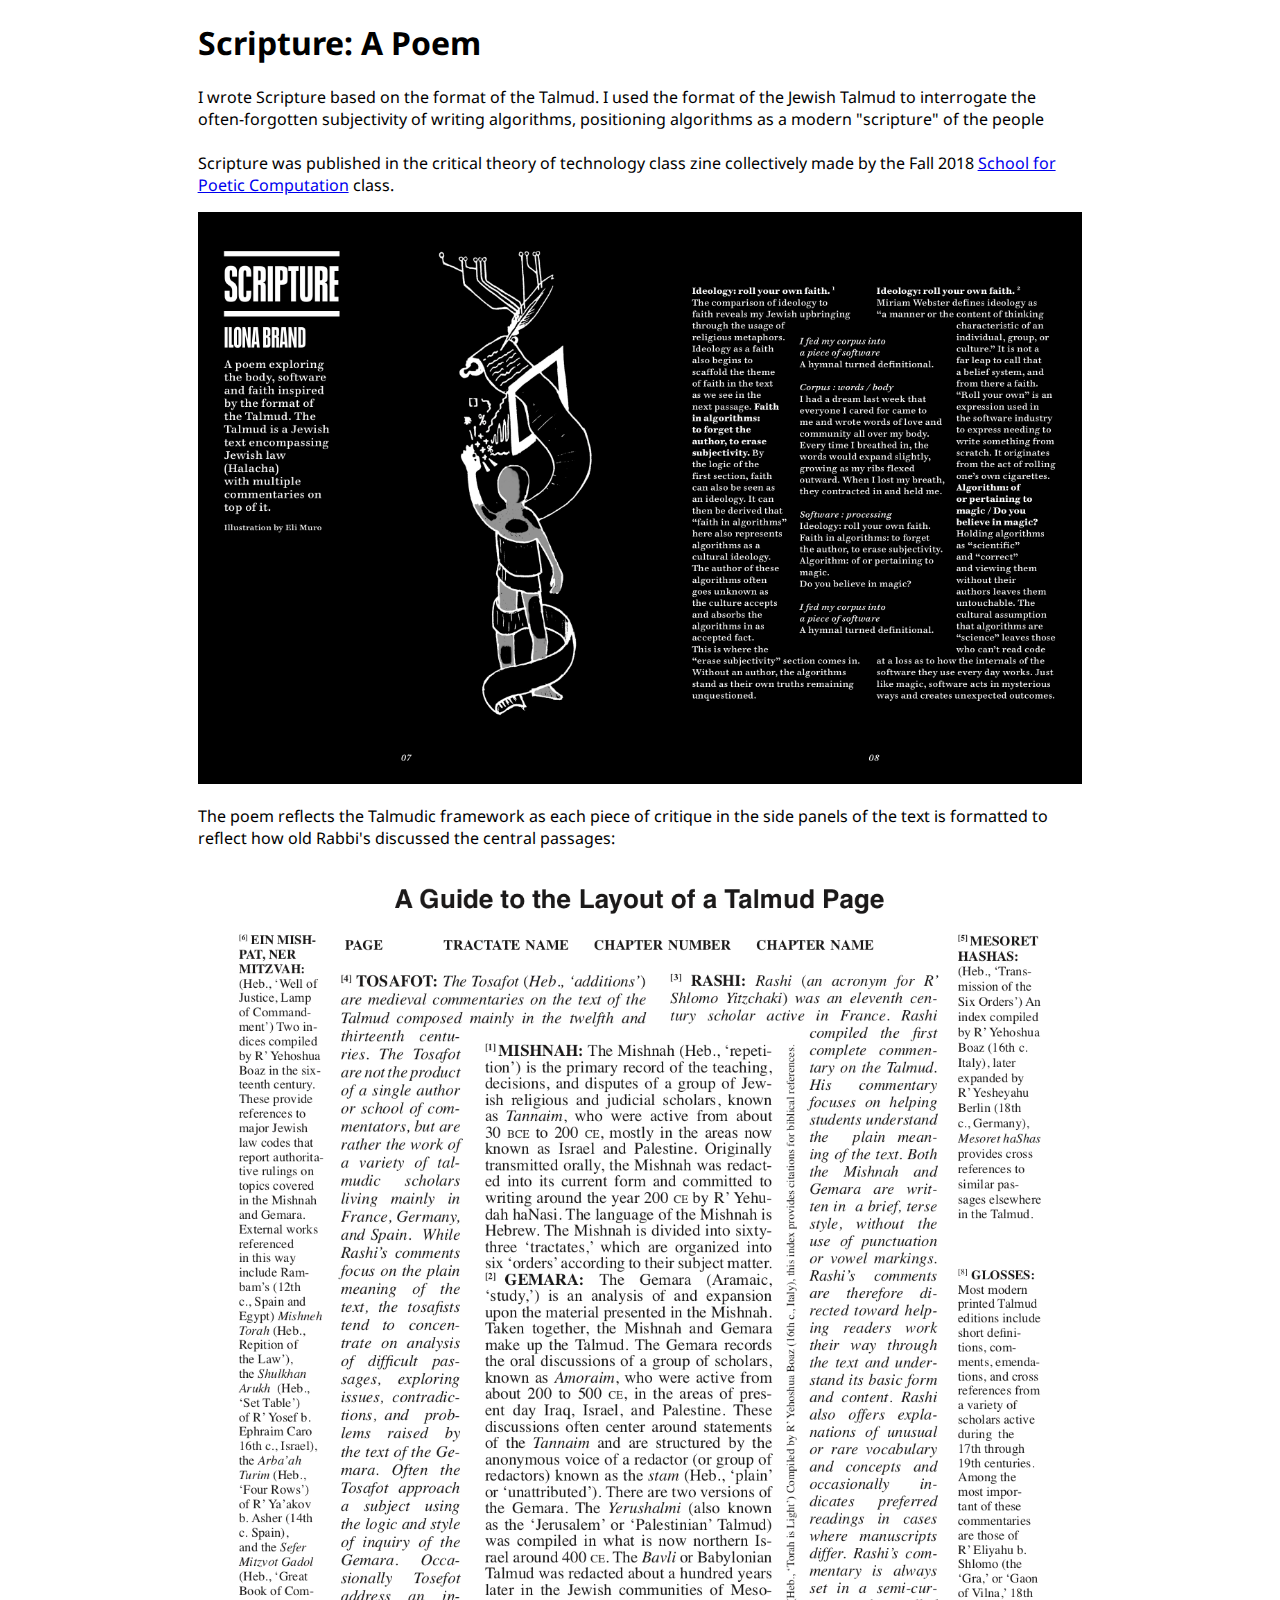
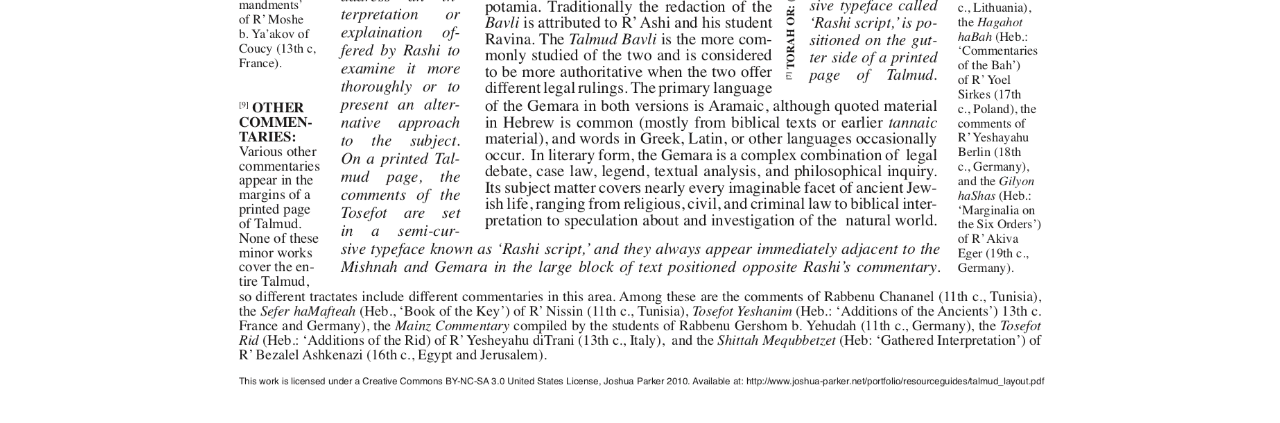
<file: portfolio/scripture.html>
<!DOCTYPE html>
<html>
  <head>
    <meta charset="UTF-8">
    <meta name="viewport" content="width=device-width, initial-scale=1">
    <title>Ilona Brand | Multimedia Artist</title>
    <link rel="stylesheet" href="stylesheet.css" type="text/css">
    <link rel="stylesheet" href="https://use.fontawesome.com/releases/v5.7.2/css/all.css" integrity="sha384-fnmOCqbTlWIlj8LyTjo7mOUStjsKC4pOpQbqyi7RrhN7udi9RwhKkMHpvLbHG9Sr" crossorigin="anonymous">
    <link href="https://fonts.googleapis.com/css?family=Noto+Sans|Noto+Serif" rel="stylesheet">
  </head>
  <body>
      <div class="wrapper">
      <h1>Scripture: A Poem</h1>
      <p>
        I wrote Scripture based on the format of the Talmud. I used the format of the Jewish Talmud to interrogate the often-forgotten subjectivity of writing algorithms, positioning algorithms as a modern "scripture" of the people
        <br/><br/>
        Scripture was published in the critical theory of technology class zine collectively made by the Fall 2018 <a href="http://sfpc.io">School for Poetic Computation</a> class.
      </p>
        <img src="assets/scripture/Scripture.png" width="100%" />
        <p>
            The poem reflects the Talmudic framework as each piece of critique in the side panels of the text is formatted to reflect how old Rabbi's discussed the central passages:
        </p>
          <img src="assets/scripture/talmud_layout.png" width="100%" />
    </div>
  </body>
</html>
</file>
<file: portfolio/stylesheet.css>
body {
    font-family: 'Noto Sans', sans-serif;
}

.wrapper {
    margin: auto;
    width: 70%;
}
</file>
